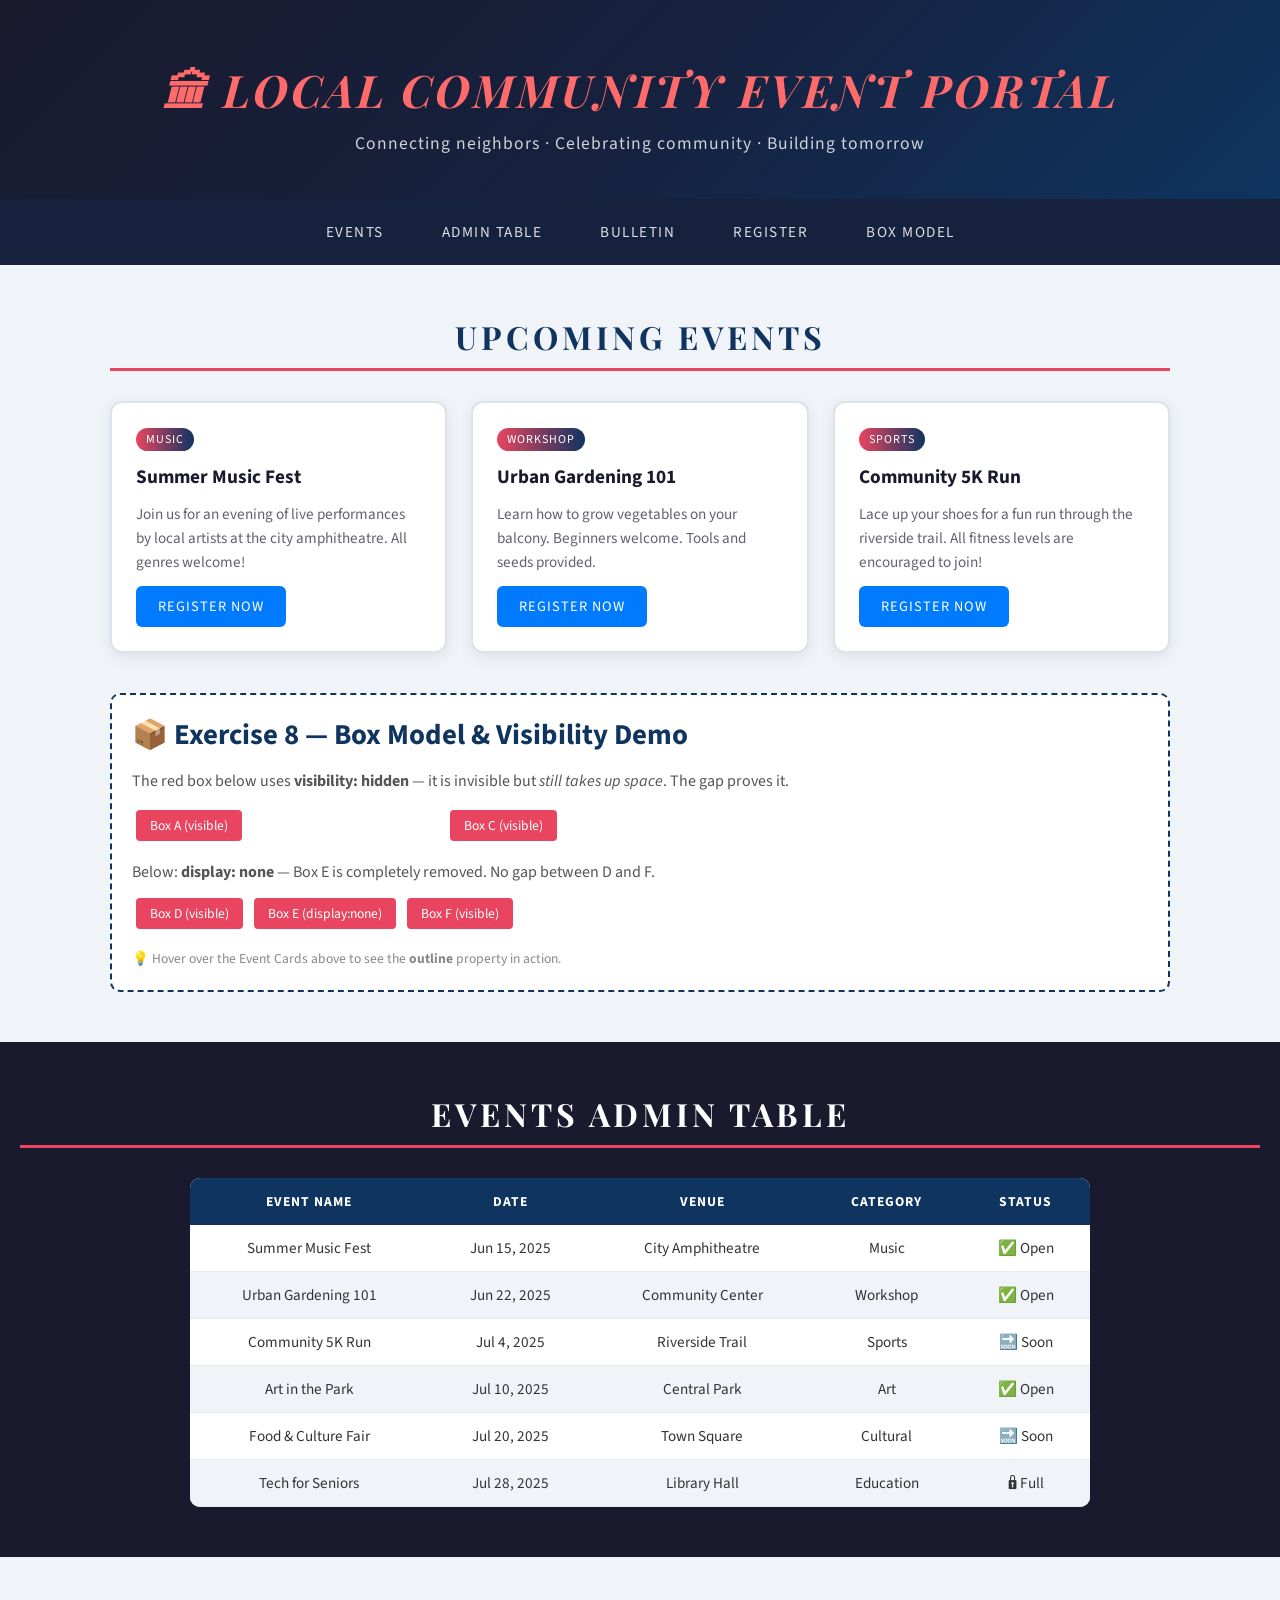
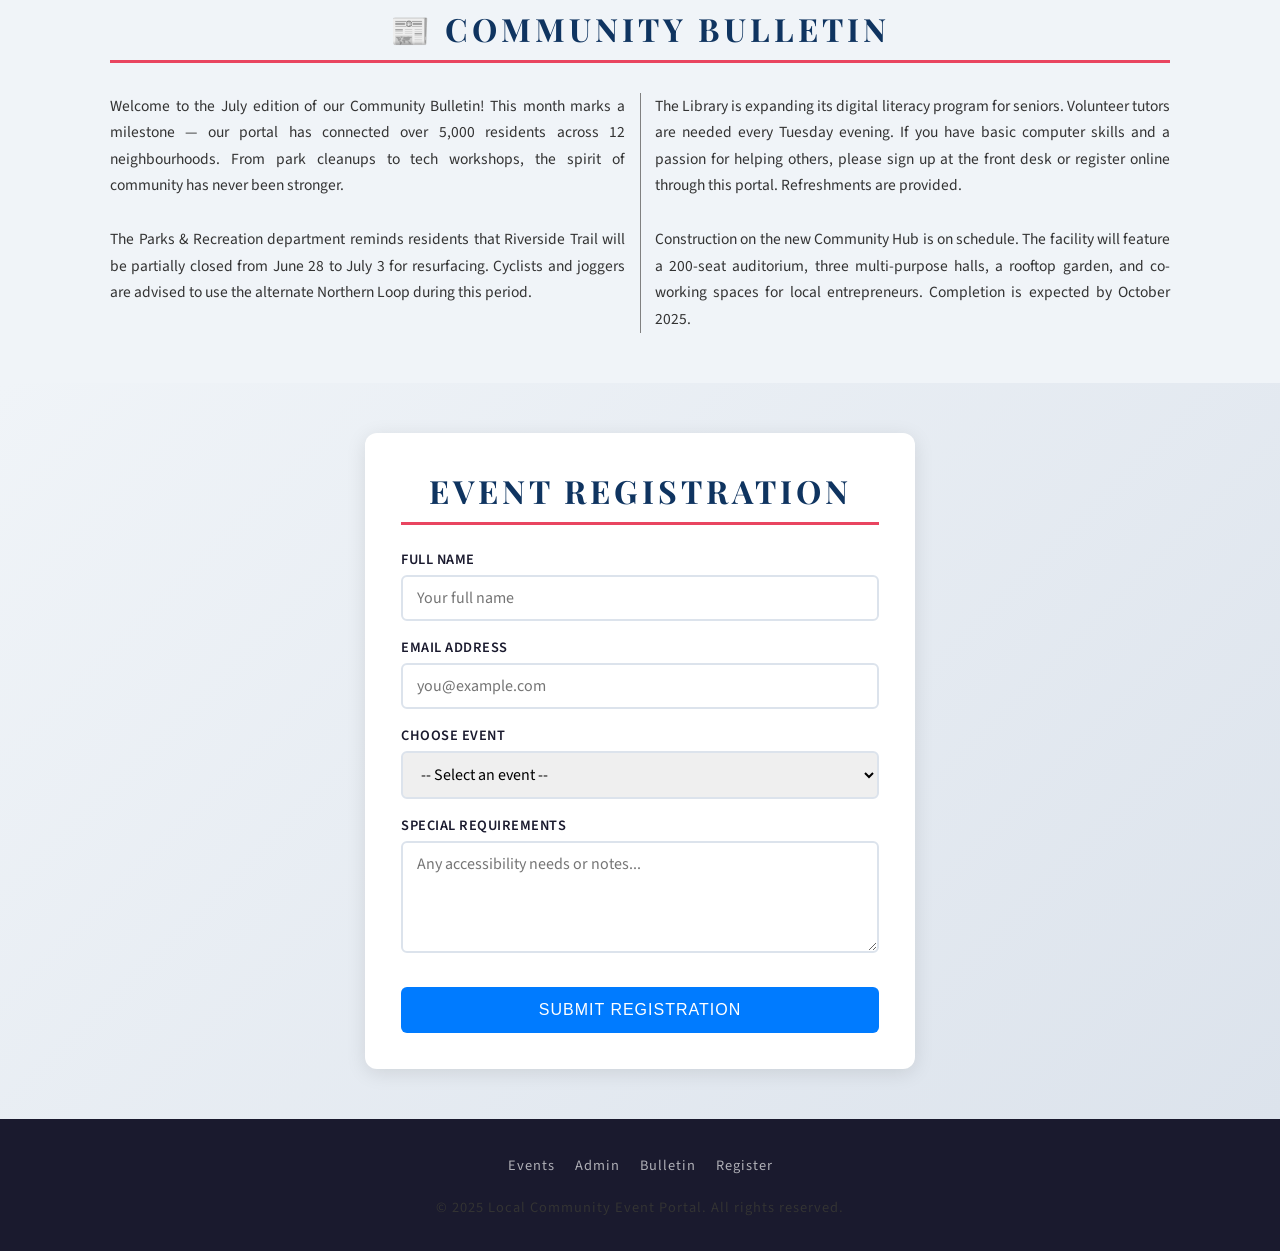
<file: Module 1-CSS3/index.html>
<!DOCTYPE html>
<html lang="en">
<head>
  <meta charset="UTF-8" />
  <meta name="viewport" content="width=device-width, initial-scale=1.0" />
  <title>Local Community Event Portal</title>

  <!-- Exercise 1: External stylesheet linked here -->
  <link rel="stylesheet" href="styles.css" />

  <!-- Exercise 5: Google Font via <link> -->
  <link rel="preconnect" href="https://fonts.googleapis.com" />
  <link href="https://fonts.googleapis.com/css2?family=Playfair+Display:ital,wght@0,400;0,700;1,400&family=Source+Sans+3:wght@400;600&display=swap" rel="stylesheet" />

  <!-- Exercise 1: Embedded <style> tag for body background (internal CSS) -->
  <style>
    /* Internal CSS: body font override for demo */
    body {
      font-family: 'Source Sans 3', 'Playfair Display', sans-serif;
    }

    /* Exercise 8: Demonstrates visibility:hidden vs display:none comparison */
    .demo-box {
      display: inline-block;
      background: #e94560;
      color: white;
      padding: 6px 14px;
      border-radius: 4px;
      margin: 4px;
      font-size: 0.85rem;
    }
  </style>
</head>

<body>

  <!-- ══════════════════════════════════════════════
       Exercise 3: ID selector #mainHeader
       Exercise 4: Gradient background (in CSS)
  ═══════════════════════════════════════════════ -->
  <header id="mainHeader">
    <!-- Exercise 1: INLINE STYLE — makes this heading red -->
    <h1 style="color: #ff6b6b;">🏛 Local Community Event Portal</h1>
    <p>Connecting neighbors · Celebrating community · Building tomorrow</p>
  </header>

  <!-- ══════════════════════════════════════════════
       Exercise 6: Navigation with link pseudo-classes
       and list-style removed
  ═══════════════════════════════════════════════ -->
  <nav>
    <ul>
      <!-- list-style-type: none applied in CSS -->
      <li><a href="#events">Events</a></li>
      <li><a href="#admin">Admin Table</a></li>
      <li><a href="#bulletin">Bulletin</a></li>
      <li><a href="#register">Register</a></li>
      <li><a href="#box-model">Box Model</a></li>
    </ul>
  </nav>

  <!-- ══════════════════════════════════════════════
       Exercise 3: Class selector .eventCard
       Exercise 4: Colors (HEX + RGBA)
       Exercise 8: Box model - border, padding, margin
  ═══════════════════════════════════════════════ -->
  <section class="events-section" id="events">
    <!-- Exercise 3: Element selector h2 styled in CSS -->
    <h2 class="section-title">Upcoming Events</h2>

    <div class="cards-grid">

      <!-- Exercise 3: .eventCard class selector -->
      <div class="eventCard">
        <span class="event-tag">Music</span>
        <h3>Summer Music Fest</h3>
        <p>Join us for an evening of live performances by local artists at the city amphitheatre. All genres welcome!</p>
        <a href="#register" class="cta-button">Register Now</a>
      </div>

      <div class="eventCard">
        <span class="event-tag">Workshop</span>
        <h3>Urban Gardening 101</h3>
        <p>Learn how to grow vegetables on your balcony. Beginners welcome. Tools and seeds provided.</p>
        <a href="#register" class="cta-button">Register Now</a>
      </div>

      <div class="eventCard">
        <span class="event-tag">Sports</span>
        <h3>Community 5K Run</h3>
        <p>Lace up your shoes for a fun run through the riverside trail. All fitness levels are encouraged to join!</p>
        <a href="#register" class="cta-button">Register Now</a>
      </div>

    </div>

    <!-- Exercise 8: visibility:hidden vs display:none demo -->
    <div id="box-model" style="margin-top:40px; padding:20px; border:2px dashed #0f3460; border-radius:10px; background:#fff;">
      <h2 style="color:#0f3460; margin-bottom:12px;">📦 Exercise 8 — Box Model &amp; Visibility Demo</h2>
      <p style="margin-bottom:10px; color:#555;">The red box below uses <strong>visibility: hidden</strong> — it is invisible but <em>still takes up space</em>. The gap proves it.</p>
      <span class="demo-box">Box A (visible)</span>
      <!-- Exercise 8: visibility hidden - invisible but holds space -->
      <span class="demo-box hidden-visibility">Box B (hidden, takes space)</span>
      <span class="demo-box">Box C (visible)</span>

      <p style="margin:14px 0 8px; color:#555;">Below: <strong>display: none</strong> — Box E is completely removed. No gap between D and F.</p>
      <span class="demo-box">Box D (visible)</span>
      <!-- Exercise 8: display none - completely removed -->
      <span class="demo-box hidden-display">Box E (display:none)</span>
      <span class="demo-box">Box F (visible)</span>

      <p style="margin-top:14px; font-size:0.85rem; color:#888;">💡 Hover over the Event Cards above to see the <strong>outline</strong> property in action.</p>
    </div>
  </section>

  <!-- ══════════════════════════════════════════════
       Exercise 7: Table Styling
       - border-collapse, zebra striping, nth-child
  ═══════════════════════════════════════════════ -->
  <section class="table-section" id="admin">
    <h2 class="section-title">Events Admin Table</h2>
    <div class="table-wrapper">
      <table>
        <thead>
          <tr>
            <th>Event Name</th>
            <th>Date</th>
            <th>Venue</th>
            <th>Category</th>
            <th>Status</th>
          </tr>
        </thead>
        <tbody>
          <!-- Exercise 7: tr:nth-child(even) gives zebra stripes in CSS -->
          <tr>
            <td>Summer Music Fest</td>
            <td>Jun 15, 2025</td>
            <td>City Amphitheatre</td>
            <td>Music</td>
            <td>✅ Open</td>
          </tr>
          <tr>
            <td>Urban Gardening 101</td>
            <td>Jun 22, 2025</td>
            <td>Community Center</td>
            <td>Workshop</td>
            <td>✅ Open</td>
          </tr>
          <tr>
            <td>Community 5K Run</td>
            <td>Jul 4, 2025</td>
            <td>Riverside Trail</td>
            <td>Sports</td>
            <td>🔜 Soon</td>
          </tr>
          <tr>
            <td>Art in the Park</td>
            <td>Jul 10, 2025</td>
            <td>Central Park</td>
            <td>Art</td>
            <td>✅ Open</td>
          </tr>
          <tr>
            <td>Food & Culture Fair</td>
            <td>Jul 20, 2025</td>
            <td>Town Square</td>
            <td>Cultural</td>
            <td>🔜 Soon</td>
          </tr>
          <tr>
            <td>Tech for Seniors</td>
            <td>Jul 28, 2025</td>
            <td>Library Hall</td>
            <td>Education</td>
            <td>🔒 Full</td>
          </tr>
        </tbody>
      </table>
    </div>
  </section>

  <!-- ══════════════════════════════════════════════
       Exercise 9: Multi-Column Layout (newspaper)
  ═══════════════════════════════════════════════ -->
  <section class="bulletin-section" id="bulletin">
    <h2 class="section-title">📰 Community Bulletin</h2>
    <!-- Exercise 9: column-count: 2; column-gap: 30px; column-rule applied in CSS -->
    <div class="bulletin-text">
      <p>
        Welcome to the July edition of our Community Bulletin! This month marks a milestone
        — our portal has connected over 5,000 residents across 12 neighbourhoods. From
        park cleanups to tech workshops, the spirit of community has never been stronger.
      </p>
      <br />
      <p>
        The Parks &amp; Recreation department reminds residents that Riverside Trail will
        be partially closed from June 28 to July 3 for resurfacing. Cyclists and joggers
        are advised to use the alternate Northern Loop during this period.
      </p>
      <br />
      <p>
        The Library is expanding its digital literacy program for seniors. Volunteer
        tutors are needed every Tuesday evening. If you have basic computer skills and a
        passion for helping others, please sign up at the front desk or register online
        through this portal. Refreshments are provided.
      </p>
      <br />
      <p>
        Construction on the new Community Hub is on schedule. The facility will feature
        a 200-seat auditorium, three multi-purpose halls, a rooftop garden, and
        co-working spaces for local entrepreneurs. Completion is expected by October 2025.
      </p>
    </div>
  </section>

  <!-- ══════════════════════════════════════════════
       Exercise 8: Form with outline on focus
       Exercise 5: Typography in form
  ═══════════════════════════════════════════════ -->
  <section class="form-section" id="register">
    <div class="event-form">
      <h2 class="section-title" style="margin-bottom:24px;">Event Registration</h2>

      <label for="name">Full Name</label>
      <!-- Exercise 8: outline:3px solid #e94560 appears on focus (see CSS) -->
      <input type="text" id="name" placeholder="Your full name" />

      <label for="email">Email Address</label>
      <input type="email" id="email" placeholder="you@example.com" />

      <label for="event">Choose Event</label>
      <select id="event">
        <option value="">-- Select an event --</option>
        <option>Summer Music Fest</option>
        <option>Urban Gardening 101</option>
        <option>Community 5K Run</option>
        <option>Art in the Park</option>
      </select>

      <label for="message">Special Requirements</label>
      <textarea id="message" rows="4" placeholder="Any accessibility needs or notes..."></textarea>

      <button class="cta-button" style="width:100%; padding:14px; font-size:1rem;">
        Submit Registration
      </button>
    </div>
  </section>

  <!-- ══════════════════════════════════════════════
       Exercise 6: Footer list with link pseudo-classes
  ═══════════════════════════════════════════════ -->
  <footer>
    <ul>
      <li><a href="#events">Events</a></li>
      <li><a href="#admin">Admin</a></li>
      <li><a href="#bulletin">Bulletin</a></li>
      <li><a href="#register">Register</a></li>
    </ul>
    <p>© 2025 Local Community Event Portal. All rights reserved.</p>
  </footer>

</body>
</html>
</file>
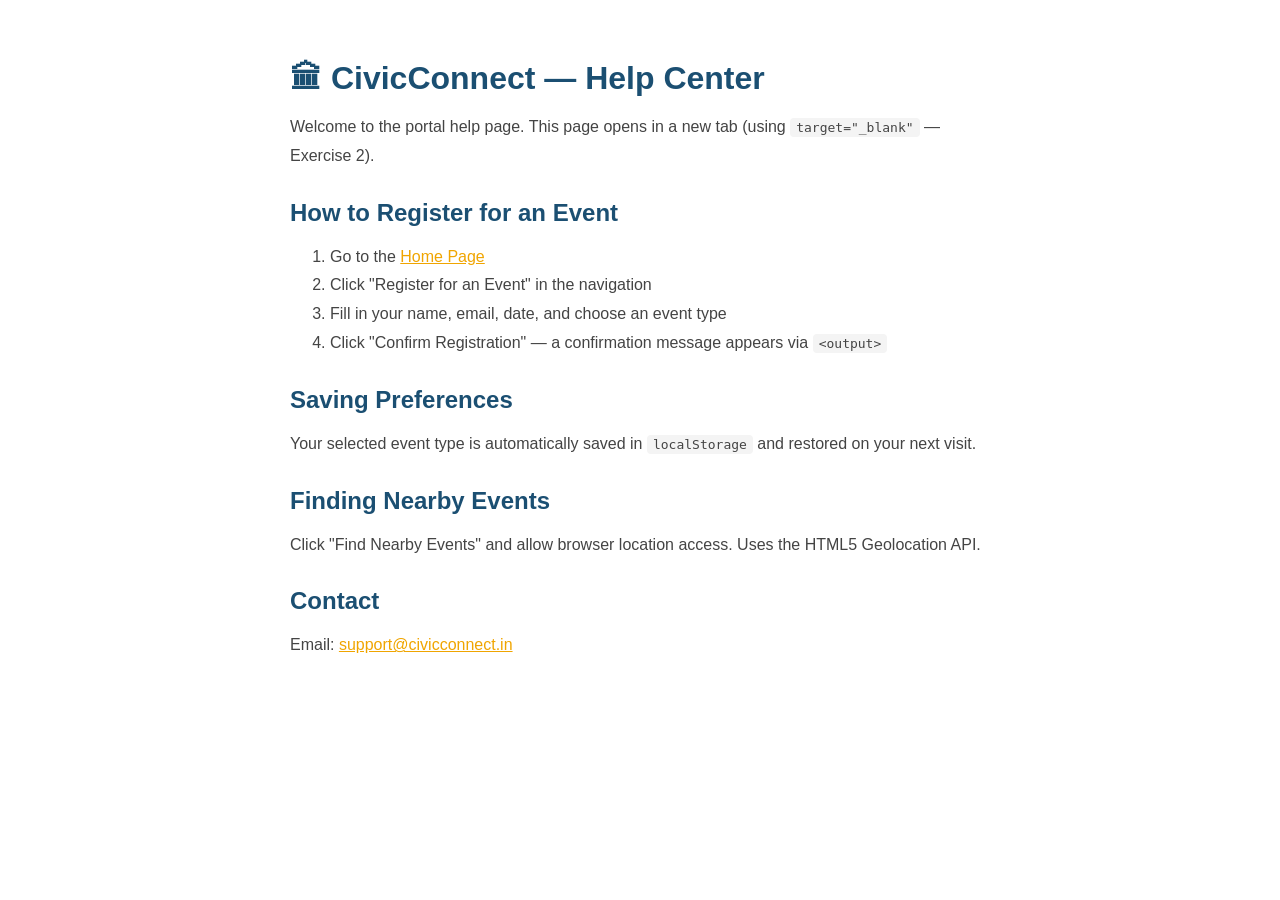
<file: help.html>
<!DOCTYPE html>
<html lang="en">
<head>
  <meta charset="UTF-8" />
  <meta name="viewport" content="width=device-width, initial-scale=1.0" />
  <title>Help — CivicConnect Portal</title>
  <style>
    body { font-family: 'DM Sans', sans-serif; max-width: 700px; margin: 60px auto; padding: 0 24px; color: #0d1b2a; }
    h1 { color: #1b4f72; margin-bottom: 10px; }
    h2 { color: #1b4f72; margin: 28px 0 8px; }
    p, li { line-height: 1.8; color: #444; }
    a { color: #f0a500; }
    code { background: #f4f4f4; padding: 2px 6px; border-radius: 4px; }
  </style>
</head>
<body>
  <!-- Exercise 2: This is the external help page opened with target="_blank" -->
  <h1>🏛 CivicConnect — Help Center</h1>
  <p>Welcome to the portal help page. This page opens in a new tab (using <code>target="_blank"</code> — Exercise 2).</p>

  <h2>How to Register for an Event</h2>
  <ol>
    <li>Go to the <a href="index.html">Home Page</a></li>
    <li>Click "Register for an Event" in the navigation</li>
    <li>Fill in your name, email, date, and choose an event type</li>
    <li>Click "Confirm Registration" — a confirmation message appears via <code>&lt;output&gt;</code></li>
  </ol>

  <h2>Saving Preferences</h2>
  <p>Your selected event type is automatically saved in <code>localStorage</code> and restored on your next visit.</p>

  <h2>Finding Nearby Events</h2>
  <p>Click "Find Nearby Events" and allow browser location access. Uses the HTML5 Geolocation API.</p>

  <h2>Contact</h2>
  <p>Email: <a href="mailto:support@civicconnect.in">support@civicconnect.in</a></p>
</body>
</html>
</file>
<file: Module 1-CSS3/styles.css>
/* ============================================
   LOCAL COMMUNITY EVENT PORTAL - styles.css
   External Stylesheet (Exercise 1)
   ============================================ */

/* ── Exercise 2: CSS Syntax & Comments ─────── */

/* Exercise 3: Universal selector - resets margin/padding */
* {
  margin: 0;
  padding: 0;
  box-sizing: border-box;
}

/* Exercise 3: Element selector - all h2 headings */
h2 {
  font-size: 1.8rem;
  margin-bottom: 0.5rem;
  color: #1a1a2e;
}

/* Exercise 3: Grouping selector - h3 and p together */
h3, p {
  line-height: 1.7;
  color: #333;
}

/* Exercise 5: Typography - body font */
body {
  font-family: 'Playfair Display', Georgia, serif;
  font-size: 16px;
  /* Exercise 4: Background image with fallback color */
  background-color: #f0f4f8;
  background-image: url('https://www.transparenttextures.com/patterns/connected.png');
  color: #222;
}

/* ── Exercise 4: Color & Background Styling ── */

/* Exercise 3: ID selector - main banner */
#mainHeader {
  /* Exercise 4: Linear gradient on section header */
  background: linear-gradient(135deg, #1a1a2e 0%, #16213e 50%, #0f3460 100%);
  color: white;
  padding: 60px 20px 40px;
  text-align: center;
}

#mainHeader h1 {
  /* Exercise 5: font properties */
  font-family: 'Playfair Display', serif;
  font-size: 2.8rem;
  font-weight: 700;
  font-style: italic;
  /* Exercise 5: text properties */
  letter-spacing: 3px;
  text-transform: uppercase;
  text-align: center;
}

#mainHeader p {
  /* Exercise 4: RGBA color */
  color: rgba(255, 255, 255, 0.8);
  font-size: 1.1rem;
  margin-top: 10px;
  letter-spacing: 1px;
}

/* ── Exercise 5: Typography ─────────────────── */

.section-title {
  font-family: 'Playfair Display', serif;
  font-size: 2rem;
  font-weight: 700;
  text-align: center;
  text-transform: uppercase;
  letter-spacing: 4px;
  /* Exercise 4: HEX color */
  color: #0f3460;
  margin-bottom: 30px;
  padding-bottom: 10px;
  border-bottom: 3px solid #e94560;
}

/* ── Exercise 6: Link Styling ───────────────── */

/* Navigation list - remove bullets */
nav ul {
  list-style-type: none;           /* Exercise 6: remove bullets */
  list-style-position: inside;
  display: flex;
  gap: 10px;
  flex-wrap: wrap;
  justify-content: center;
  padding: 16px 20px;
  background-color: #16213e;
}

nav ul li {
  padding: 4px 8px;               /* Exercise 6: padding on list items */
  margin: 2px;
}

/* Exercise 6: Link pseudo-classes */
nav ul li a:link {
  color: rgba(255, 255, 255, 0.85);
  text-decoration: none;
  font-size: 0.95rem;
  letter-spacing: 1.5px;
  text-transform: uppercase;
  padding: 6px 14px;
  border-radius: 4px;
  transition: all 0.3s ease;
}

nav ul li a:visited {
  color: rgba(200, 180, 255, 0.85);
}

nav ul li a:hover {
  color: #fff;
  background-color: #e94560;
}

nav ul li a:active {
  background-color: #c73652;
  transform: scale(0.97);
}

/* ── Exercise 3 & 4: Event Cards ───────────── */

.events-section {
  padding: 50px 20px;
  max-width: 1100px;
  margin: 0 auto;
}

/* Exercise 2: Style for main CTA button */
.cta-button {
  background-color: #007BFF;
  color: white;
  border: none;
  padding: 10px 22px;
  border-radius: 6px;
  cursor: pointer;
  font-size: 0.9rem;
  letter-spacing: 1px;
  text-transform: uppercase;
  transition: background 0.3s ease;
  display: inline-block;
  text-decoration: none;
  margin-top: 12px;
}

.cta-button:hover {
  background-color: #0056b3;
}

.cards-grid {
  display: grid;
  grid-template-columns: repeat(auto-fit, minmax(280px, 1fr));
  gap: 24px;
}

/* Exercise 3: Class selector - event card containers */
/* Exercise 8: Box model - border, padding, margin */
.eventCard {
  background-color: white;
  /* Exercise 4: HEX border color */
  border: 2px solid #dce3ec;
  border-radius: 12px;
  padding: 24px;           /* Exercise 8: padding */
  margin: 0;               /* Exercise 8: margin */
  box-shadow: 0 4px 15px rgba(0,0,0,0.08);
  transition: transform 0.3s ease, box-shadow 0.3s ease;
  /* Exercise 8: outline on hover done via :hover below */
}

.eventCard:hover {
  transform: translateY(-4px);
  box-shadow: 0 8px 25px rgba(0,0,0,0.13);
  /* Exercise 8: outline to highlight */
  outline: 3px solid #e94560;
}

.eventCard h3 {
  font-size: 1.2rem;
  font-weight: 700;
  color: #1a1a2e;
  margin-bottom: 8px;
}

.eventCard p {
  font-size: 0.95rem;
  /* Exercise 4: RGBA for muted text */
  color: rgba(30, 30, 50, 0.7);
  line-height: 1.6;
}

.event-tag {
  display: inline-block;
  background: linear-gradient(90deg, #e94560, #0f3460);
  color: white;
  font-size: 0.75rem;
  text-transform: uppercase;
  letter-spacing: 1px;
  padding: 3px 10px;
  border-radius: 20px;
  margin-bottom: 10px;
}

/* ── Exercise 7: Table Styling ──────────────── */

.table-section {
  padding: 50px 20px;
  background-color: #1a1a2e;
}

.table-section .section-title {
  color: white;
  border-color: #e94560;
}

.table-wrapper {
  max-width: 900px;
  margin: 0 auto;
  overflow-x: auto;
}

/* Style table */
table {
  width: 100%;
  border-collapse: collapse;  /* Exercise 7: border-collapse */
  background: white;
  border-radius: 10px;
  overflow: hidden;
  font-size: 0.95rem;
}

/* Style th */
th {
  background-color: #0f3460;
  color: white;
  padding: 14px 18px;         /* Exercise 7: padding */
  text-align: center;         /* Exercise 7: text-align */
  text-transform: uppercase;
  letter-spacing: 1px;
  font-size: 0.85rem;
}

/* Style td */
td {
  padding: 12px 18px;         /* Exercise 7: padding */
  text-align: center;         /* Exercise 7: text-align */
  border-bottom: 1px solid #e8ecf0;
  color: #333;
}

/* Exercise 7: Zebra striping with nth-child(even) */
tr:nth-child(even) {
  background-color: #f0f4f8;
}

tr:hover {
  background-color: #e8f4ff;
}

/* ── Exercise 9: Multi-Column Layout ────────── */

.bulletin-section {
  padding: 50px 20px;
  max-width: 1000px;
  margin: 0 auto;
}

.bulletin-text {
  /* Exercise 9: CSS multi-column */
  column-count: 2;
  column-gap: 30px;
  column-rule: 1px solid gray;
  text-align: justify;
  line-height: 1.8;
  font-size: 0.97rem;
  color: #444;
}

/* ── Exercise 8: visibility vs display ─────── */

/* Exercise 8: visibility hidden - element takes space but is invisible */
.hidden-visibility {
  visibility: hidden;
}

/* Exercise 8: display none - element is completely removed from layout */
.hidden-display {
  display: none;
}

/* ── Form & Input Styling (Exercise 8 outline) */

.form-section {
  padding: 50px 20px;
  background: linear-gradient(135deg, #f0f4f8 0%, #dce3ec 100%);
}

.event-form {
  max-width: 550px;
  margin: 0 auto;
  background: white;
  padding: 36px;
  border-radius: 12px;
  box-shadow: 0 4px 20px rgba(0,0,0,0.1);
}

.event-form input,
.event-form select,
.event-form textarea {
  width: 100%;
  padding: 10px 14px;
  margin-bottom: 16px;
  border: 2px solid #dce3ec;
  border-radius: 6px;
  font-size: 1rem;
  font-family: inherit;
  transition: outline 0.2s;
}

/* Exercise 8: outline on focused/selected form fields */
.event-form input:focus,
.event-form select:focus,
.event-form textarea:focus {
  outline: 3px solid #e94560;
  border-color: transparent;
}

.event-form label {
  display: block;
  font-weight: 600;
  margin-bottom: 5px;
  color: #1a1a2e;
  font-size: 0.9rem;
  text-transform: uppercase;
  letter-spacing: 0.5px;
}

/* ── Footer ─────────────────────────────────── */

footer {
  background: #1a1a2e;
  color: rgba(255,255,255,0.7);
  text-align: center;
  padding: 30px 20px;
  font-size: 0.9rem;
  letter-spacing: 1px;
}

footer ul {
  list-style-type: none;          /* Exercise 6: no bullets in footer list */
  display: flex;
  justify-content: center;
  gap: 20px;
  margin-bottom: 14px;
  flex-wrap: wrap;
}

footer ul li {
  padding: 4px 0;                 /* Exercise 6: padding on list items */
  margin: 2px 0;
}

footer ul li a:link    { color: rgba(255,255,255,0.65); text-decoration: none; }
footer ul li a:visited { color: rgba(200,180,255,0.65); }
footer ul li a:hover   { color: #e94560; }
footer ul li a:active  { color: #c73652; }

/* ── Exercise 10: Media Queries (Responsive) ─ */

/* Flexible widths using %, vw, vh */
.events-section, .bulletin-section {
  width: 95%;
  max-width: 1100px;
}

/* Tablet breakpoint */
@media (max-width: 768px) {

  /* Stack nav links vertically */
  nav ul {
    flex-direction: column;
    align-items: center;
    gap: 4px;
    padding: 12px;
  }

  /* Reduce heading sizes */
  #mainHeader h1 {
    font-size: 1.8rem;
    letter-spacing: 1px;
  }

  .section-title {
    font-size: 1.4rem;
    letter-spacing: 2px;
  }

  h2 {
    font-size: 1.3rem;
  }

  /* Stack event cards */
  .cards-grid {
    grid-template-columns: 1fr;
  }

  /* Reduce body font size */
  body {
    font-size: 14px;
  }

  /* Single column bulletin on mobile */
  .bulletin-text {
    column-count: 1;
  }

  /* Table scrolls horizontally */
  .table-wrapper {
    overflow-x: auto;
  }

  /* Form full width */
  .event-form {
    padding: 24px 16px;
  }

  /* Use vw for flexible sizing */
  #mainHeader {
    padding: 40px 5vw 30px;
  }
}

/* Small phone breakpoint */
@media (max-width: 480px) {
  #mainHeader h1 {
    font-size: 1.4rem;
  }

  .eventCard {
    padding: 16px;
  }

  footer ul {
    flex-direction: column;
    align-items: center;
  }
}
</file>
